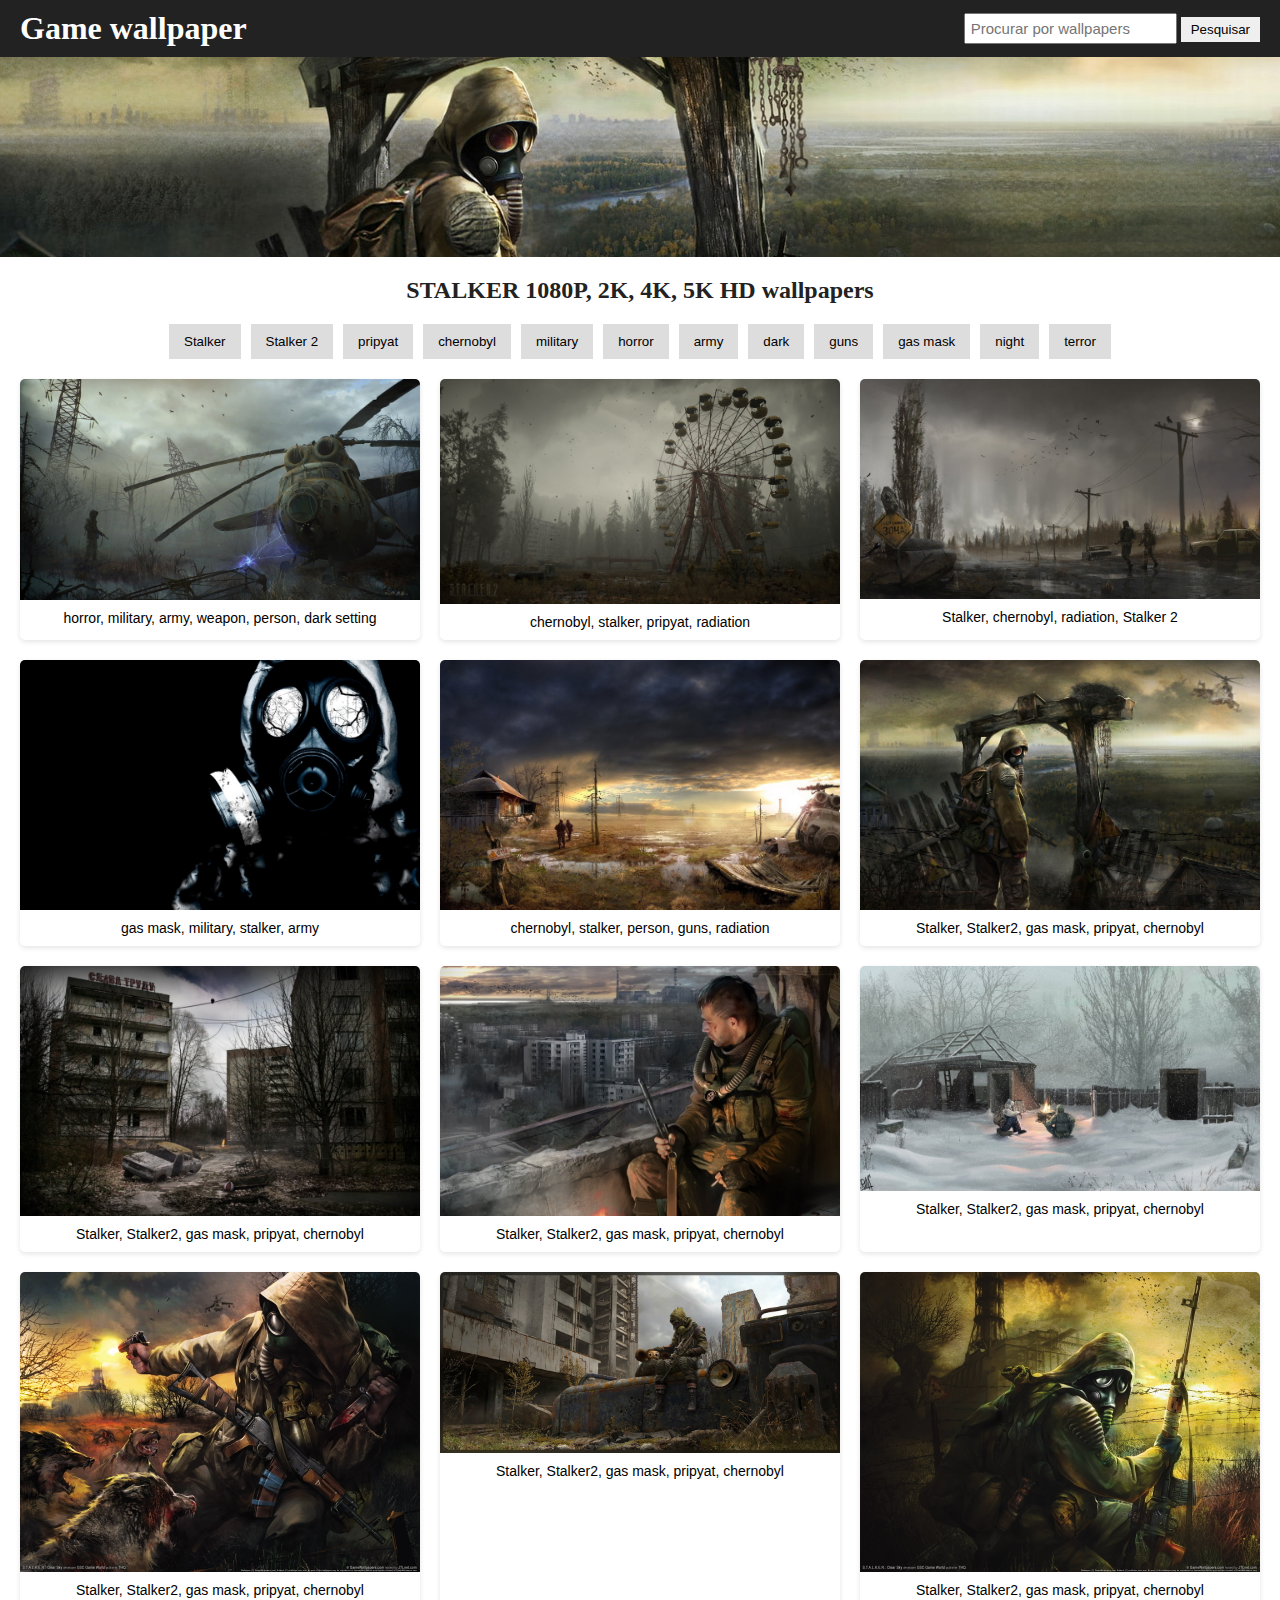
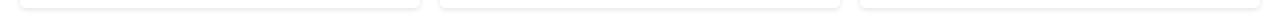
<file: index.html>
<!DOCTYPE html>
<html lang="en">
<head>
    <meta charset="UTF-8">
    <meta name="viewport" content="width=device-width, initial-scale=1.0">
    <title>Stalker - Game wallpaper</title>
    <link rel="stylesheet" href="css/stalker.css">
</head>
<body>
    <header>
        <div class="logo">
            <h1><a href="inicio.html">Game wallpaper</a></h1>
        </div>
        <div class="search">
            <input type="text" placeholder="Procurar por wallpapers">
            <button>Pesquisar</button>
        </div>
    </header>
    <div class="banner-stalker">
    </div>

    <main>
        <h2>STALKER 1080P, 2K, 4K, 5K HD wallpapers</h2>
        <div class="tags">
            <button>Stalker</button>
            <button>Stalker 2</button>
            <button>pripyat</button>
            <button>chernobyl</button>
            <button>military</button>
            <button>horror</button>
            <button>army</button>
            <button>dark</button>
            <button>guns</button>
            <button>gas mask</button>
            <button>night</button>
            <button>terror</button>
        </div>

        <div class="gallery">
            <div class="image-card">
              <a href="imagem.html"><img src=images/wallpaperflare.com_wallpaper1.jpg></a>
              <p>horror, military, army, weapon, person, dark setting</p>
            </div>
            <div class="image-card">
              <img src="images/wallpaperflare.com_wallpaper7.jpg">
              <p>chernobyl, stalker, pripyat, radiation</p>
            </div>
            <div class="image-card">
              <img src="images/wallpaperflare.com_wallpaper3.jpg">
              <p>Stalker, chernobyl, radiation, Stalker 2</p>
            </div>
            <div class="image-card">
                <img src="images/wallpaperflare.com_wallpaper4.jpg">
                <p>gas mask, military, stalker, army</p>
            </div>
            <div class="image-card">
                <img src="images/wallpaperflare.com_wallpaper5.jpg">
                <p>chernobyl, stalker, person, guns, radiation</p>
            </div>
            <div class="image-card">
                <img src="images/wallpaperflare.com_wallpaper.jpg">
                <p>Stalker, Stalker2, gas mask, pripyat, chernobyl</p>
            </div>
            <div class="image-card">
                <img src="images/wallpaperflare.com_wallpaper2.jpg">
                <p>Stalker, Stalker2, gas mask, pripyat, chernobyl</p>
            </div>
            <div class="image-card">
                <img src="images/wallpaperflare.com_wallpaper9.jpg">
                <p>Stalker, Stalker2, gas mask, pripyat, chernobyl</p>
            </div>
            <div class="image-card">
                <img src="images/wallpaperflare.com_wallpaper11.jpg">
                <p>Stalker, Stalker2, gas mask, pripyat, chernobyl</p>
            </div>
            <div class="image-card">
                <img src="images/wallpaperflare.com_wallpaper13.jpg">
                <p>Stalker, Stalker2, gas mask, pripyat, chernobyl</p>
            </div>
            <div class="image-card">
                <img src="images/wallpaperflare.com_wallpaper10.jpg">
                <p>Stalker, Stalker2, gas mask, pripyat, chernobyl</p>
            </div>
            <div class="image-card">
                <img src="images/wallpaperflare.com_wallpaper12.jpg">
                <p>Stalker, Stalker2, gas mask, pripyat, chernobyl</p>
            </div>
        </div>
    </main>
</body>
</html>
</file>
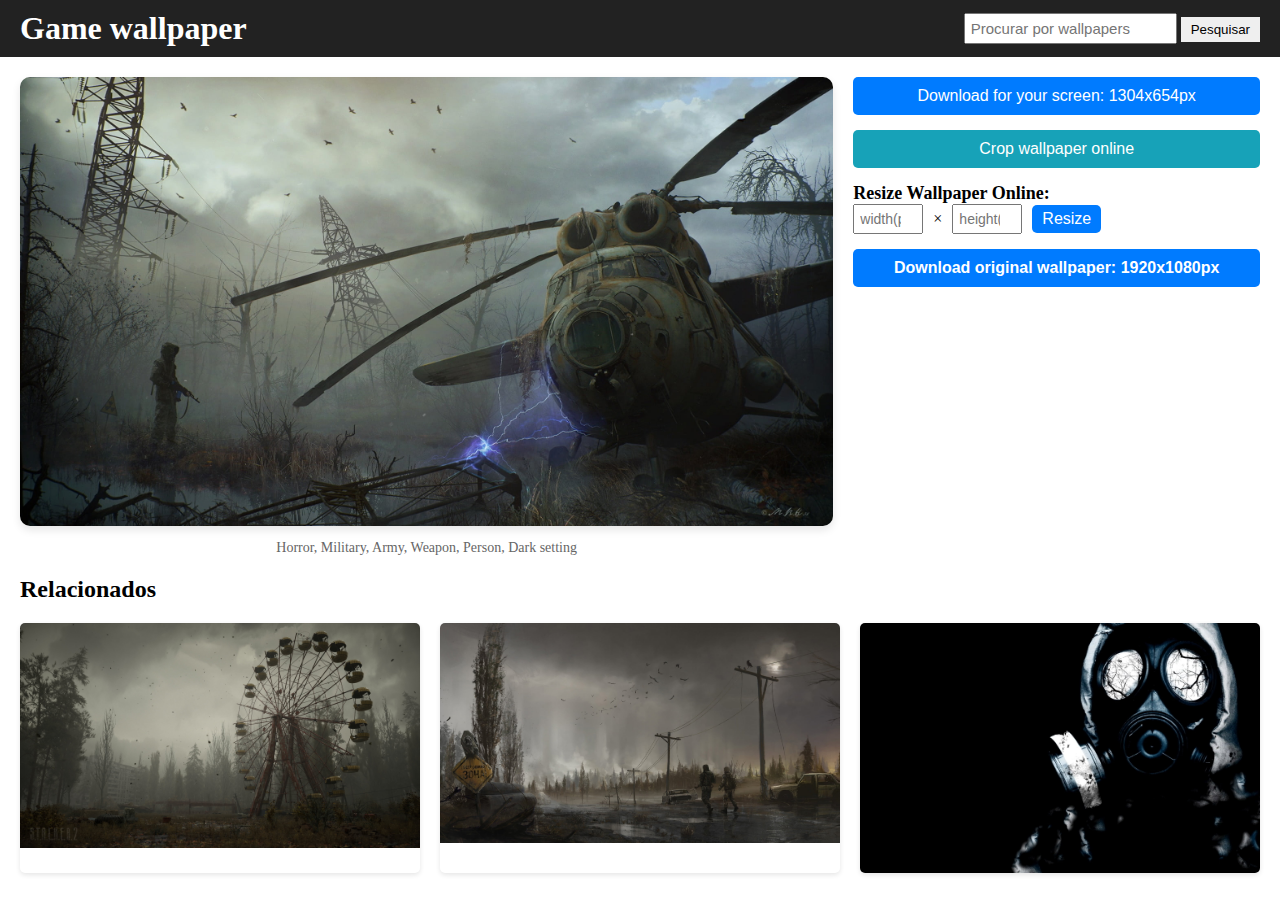
<file: imagem.html>
<!DOCTYPE html>
<html lang="en">
<head>
    <meta charset="UTF-8">
    <meta name="viewport" content="width=device-width, initial-scale=1.0">
    <title>Games - Game wallpaper</title>
    <link rel="stylesheet" href="css/imagem.css">
</head>
<body>
    <header>
        <div class="logo">
            <h1><a href="inicio.html">Game wallpaper</a></h1>
        </div>
        <div class="search">
            <input type="text" placeholder="Procurar por wallpapers">
            <button>Pesquisar</button>
        </div>
    </header>

        <div class="container">
            <div class="image-section">
              <img src="images/wallpaperflare.com_wallpaper1.jpg" alt="Wallpaper">
              <p>Horror, Military, Army, Weapon, Person, Dark setting</p>
            </div>
        
            <div class="actions-section">
              <button class="download-btn">Download for your screen: 1304x654px</button>
              <button class="crop-btn">Crop wallpaper online</button>
              
              <div class="resize-form">
                <h3>Resize Wallpaper Online:</h3>
                <form>
                  <input type="number" placeholder="width(px)" required>
                  <span>×</span>
                  <input type="number" placeholder="height(px)" required>
                  <button type="submit">Resize</button>
                </form>
              </div>
        
              <button class="download-original">Download original wallpaper: 1920x1080px</button>
            </div>
        </div>

        <h2 class="related">Relacionados</h2>
        <div class="gallery">
            <div class="image-card">
              <img src="images/wallpaperflare.com_wallpaper7.jpg">
            </div>
            <div class="image-card">
              <img src="images/wallpaperflare.com_wallpaper3.jpg">
            </div>
            <div class="image-card">
                <img src="images/wallpaperflare.com_wallpaper4.jpg">
            </div>
    </header>
</file>
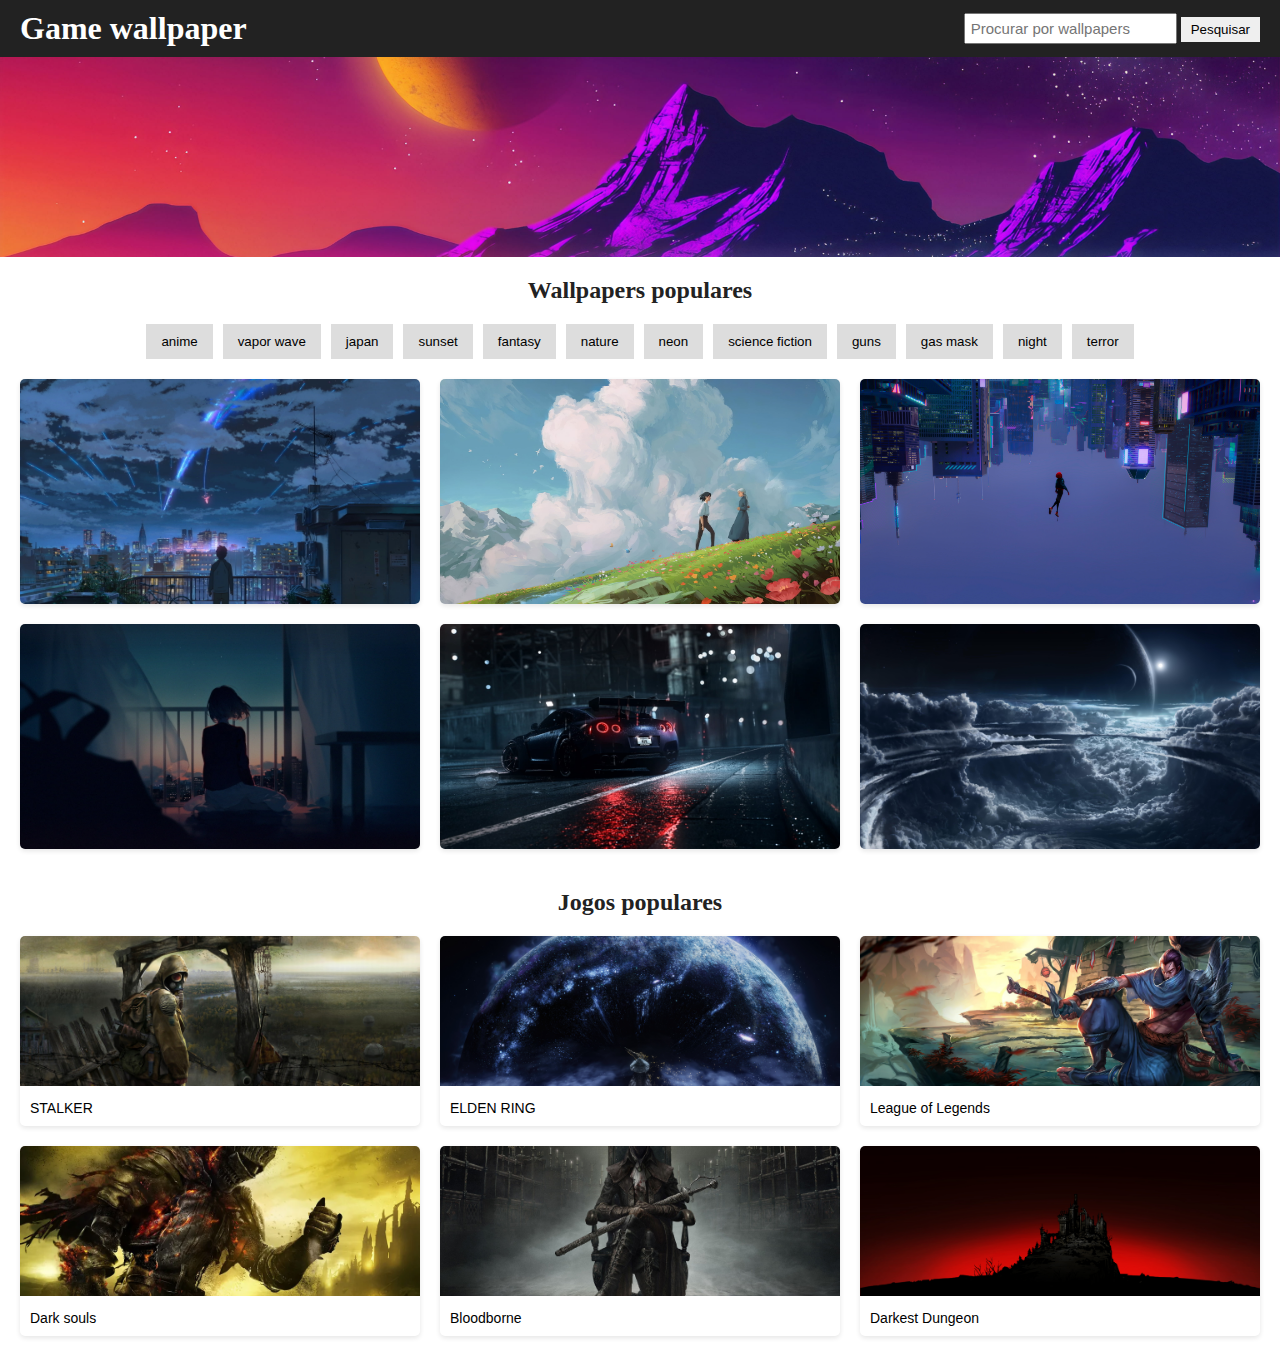
<file: inicio.html>
<!DOCTYPE html>
<html lang="en">
<head>
    <meta charset="UTF-8">
    <meta name="viewport" content="width=device-width, initial-scale=1.0">
    <title>Games - Game wallpaper</title>
    <link rel="stylesheet" href="css/inicio.css">
</head>
<body>
    <header>
        <div class="logo">
            <h1><a href="inicio.html">Game wallpaper</a></h1>
        </div>
        <div class="search">
            <input type="text" placeholder="Procurar por wallpapers">
            <button>Pesquisar</button>
        </div>
    </header>
    <div class="banner-inicio">
    </div>

    <main>
        <h2>Wallpapers populares</h2>
        <div class="tags">
            <button>anime</button>
            <button>vapor wave</button>
            <button>japan</button>
            <button>sunset</button>
            <button>fantasy</button>
            <button>nature</button>
            <button>neon</button>
            <button>science fiction</button>
            <button>guns</button>
            <button>gas mask</button>
            <button>night</button>
            <button>terror</button>
        </div>
        
        <div class="wallpaper-gallery">
            <div class="image-wallpaper">
                <img src="images/2.jpg">
            </div>
            <div class="image-wallpaper">
                <img src="images/5.jpg">
            </div>
            <div class="image-wallpaper">
                <img src="images/6.jpg">
            </div>
            <div class="image-wallpaper">
                <img src="images/4.jpg">
            </div>
            <div class="image-wallpaper">
                <img src="images/1.jpg">
            </div>
            <div class="image-wallpaper">
                <img src="images/3.jpg">
            </div>
        </div>


        <h2 class="tags-populares">Jogos populares</h2>

        <div class="gallery">
            <div class="image-card">
              <a href="index.html"><img src=images/wallpaperflare.com_wallpaper.jpg></a>
              <p>STALKER</p>
            </div>
            <div class="image-card">
              <img src="images/1311862.jpeg">
              <p>ELDEN RING</p>
            </div>
            <div class="image-card">
              <img src="images/yasuo-lol-splash-art-uhdpaper.com-4K-638.jpg">
              <p>League of Legends</p>
            </div>
            <div class="image-card">
                <img src="images/dark-souls-3-o-cinzento-ldpz2g7v0wthre3a.jpg">
                <p>Dark souls</p>
            </div>
            <div class="image-card">
                <img src="images/wallpaperbetter.jpg">
                <p>Bloodborne</p>
            </div>
            <div class="image-card">
                <img src="images/1334948457_preview_mm.jpg">
                <p>Darkest Dungeon</p>
            </div>
        </div>
    </main>
</body>
</html>
</file>
<file: css/stalker.css>
* {
    margin: 0;
    padding: 0;
    box-sizing: border-box;
}

a {
    all:unset;
}

header {
    display: flex;
    justify-content: space-between;
    align-items: center;
    background-color: #222;
    color: white;
    padding: 10px 20px;
}

header h1 {
    cursor: pointer;
}

header .search input {
    padding: 5px;
    font-size: 15px;
}

header .search button {
    padding: 5px 10px;
    color: black;
    border: none;
    cursor: pointer;
}

.banner-stalker {
    background-image: url(../images/wallpaperflare.com_wallpaper.jpg);
    background-size: cover;
    background-position: center 35%;
    background-repeat: no-repeat;
    height: 200px;
    width: 100%;
}

main {
    padding: 20px;
}

main h2 {
    text-align: center;
    margin-bottom: 20px;
    color: #222;
}

main .tags {
    display: flex;
    flex-wrap: wrap;
    justify-content: center;
    gap: 10px;
    margin-bottom: 20px;
}

main button {
    padding: 10px 15px;
    border: none;
    background-color: #ddd;
    cursor: pointer;
}

.gallery {
    display: grid;
    grid-template-columns: repeat(auto-fit, minmax(300px, 1fr));
    gap: 20px;
}
  
.image-card {
    background: white;
    border-radius: 5px;
    overflow: hidden;
    box-shadow: 0 2px 5px rgba(0, 0, 0, 0.1);
    
  }
  
.image-card img {
    width: 100%;
    display: block;
    cursor: pointer;
}
  
.image-card p {
    margin: 10px;
    font-size: 14px;
    text-align: center;
    font-family: Arial, Helvetica, sans-serif;
}
</file>
<file: css/imagem.css>
* {
    margin: 0;
    padding: 0;
    box-sizing: border-box;
}

a {
    all:unset;
}

header {
    display: flex;
    justify-content: space-between;
    align-items: center;
    background-color: #222;
    color: white;
    padding: 10px 20px;
}

header h1 {
    cursor: pointer;
}

header .search input {
    padding: 5px;
    font-size: 15px;
}

header .search button {
    padding: 5px 10px;
    color: black;
    border: none;
    cursor: pointer;
}

.container {
    display: flex;
    gap: 20px;
    padding: 20px;
}
  
.image-section {
    flex: 2;
}
  
.image-section img {
    width: 100%;
    height: auto;
    border-radius: 10px;
    box-shadow: 0 4px 8px rgba(0, 0, 0, 0.1);
}
  
.image-section p {
    text-align: center;
    margin-top: 10px;
    font-size: 14px;
    color: #666;
}
  
.actions-section {
    flex: 1;
    display: flex;
    flex-direction: column;
    gap: 15px;
}
  
.actions-section button {
    padding: 10px 15px;
    font-size: 16px;
    border: none;
    border-radius: 5px;
    cursor: pointer;
}
  
.download-btn {
    background-color: #007bff;
    color: white;
}
  
.crop-btn {
    background-color: #17a2b8;
    color: white;
}
  
.resize-form h3 {
    margin: 0;
    font-size: 18px;
}
  
.resize-form form {
    display: flex;
    align-items: center;
    gap: 10px;
}
  
.resize-form input {
    padding: 5px;
    font-size: 14px;
    width: 70px;
}
  
.resize-form button {
    padding: 5px 10px;
    background-color: #007bff;
    color: white;
    border: none;
    border-radius: 5px;
}
  
.download-original {
    background-color: #007bff;
    color: white;
    font-weight: bold;
}

.gallery {
    padding: 20px;
    display: grid;
    grid-template-columns: repeat(auto-fit, minmax(300px, 1fr));
    gap: 20px;
}
  
.image-card {
    background: white;
    border-radius: 5px;
    overflow: hidden;
    box-shadow: 0 2px 5px rgba(0, 0, 0, 0.1);
    
  }
  
.image-card img {
    width: 100%;
    display: block;
    cursor: pointer;
}
  
.image-card p {
    margin: 10px;
    font-size: 14px;
    text-align: center;
    font-family: Arial, Helvetica, sans-serif;
}

.related {
    margin-left: 20px;
}
</file>
<file: css/inicio.css>
* {
    margin: 0;
    padding: 0;
    box-sizing: border-box;
}

a {
    all:unset;
}

header {
    display: flex;
    justify-content: space-between;
    align-items: center;
    background-color: #222;
    color: white;
    padding: 10px 20px;
}

header h1 {
    cursor: pointer;
}

header .search input {
    padding: 5px;
    font-size: 15px;
}

header .search button {
    padding: 5px 10px;
    color: black;
    border: none;
    cursor: pointer;
}

.banner-inicio {
    background-image: url(../images/wallpaperflare.com_wallpapermenu.jpg);
    background-size: cover;
    background-position: center 55%;
    background-repeat: no-repeat;
    height: 200px;
    width: 100%;
}

main {
    padding: 20px;
}

main h2 {
    text-align: center;
    margin-bottom: 20px;
    color: #222;
}

main .tags-populares {
    margin-top: 40px;
}

main .tags {
    display: flex;
    flex-wrap: wrap;
    justify-content: center;
    gap: 10px;
    margin-bottom: 20px;
    margin-top: 20px;
}

main button {
    padding: 10px 15px;
    border: none;
    background-color: #ddd;
    cursor: pointer;
}

.gallery {
    display: grid;
    grid-template-columns: repeat(auto-fit, minmax(300px, 1fr));
    gap: 20px;
  }
  
  .image-card {
    background: white;
    border-radius: 5px;
    overflow: hidden;
    box-shadow: 0 2px 5px rgba(0, 0, 0, 0.1);
    
  }
  
  .image-card img {
    cursor: pointer;
    width: 100%;
    height: 150px;
    object-fit:cover;
  }
  
  .image-card p {
    margin: 10px;
    font-size: 14px;
    text-align: left;
    font-family: Arial, Helvetica, sans-serif;
  }

  .wallpaper-gallery {
    display: grid;
    grid-template-columns: repeat(auto-fit, minmax(300px, 1fr));
    gap: 20px;
  }

  .image-wallpaper {
    background: white;
    border-radius: 5px;
    overflow: hidden;
    box-shadow: 0 2px 5px rgba(0, 0, 0, 0.1);
  }

  .image-wallpaper img {
    width: 100%;
    display: block;
    cursor: pointer;
  }
</file>
